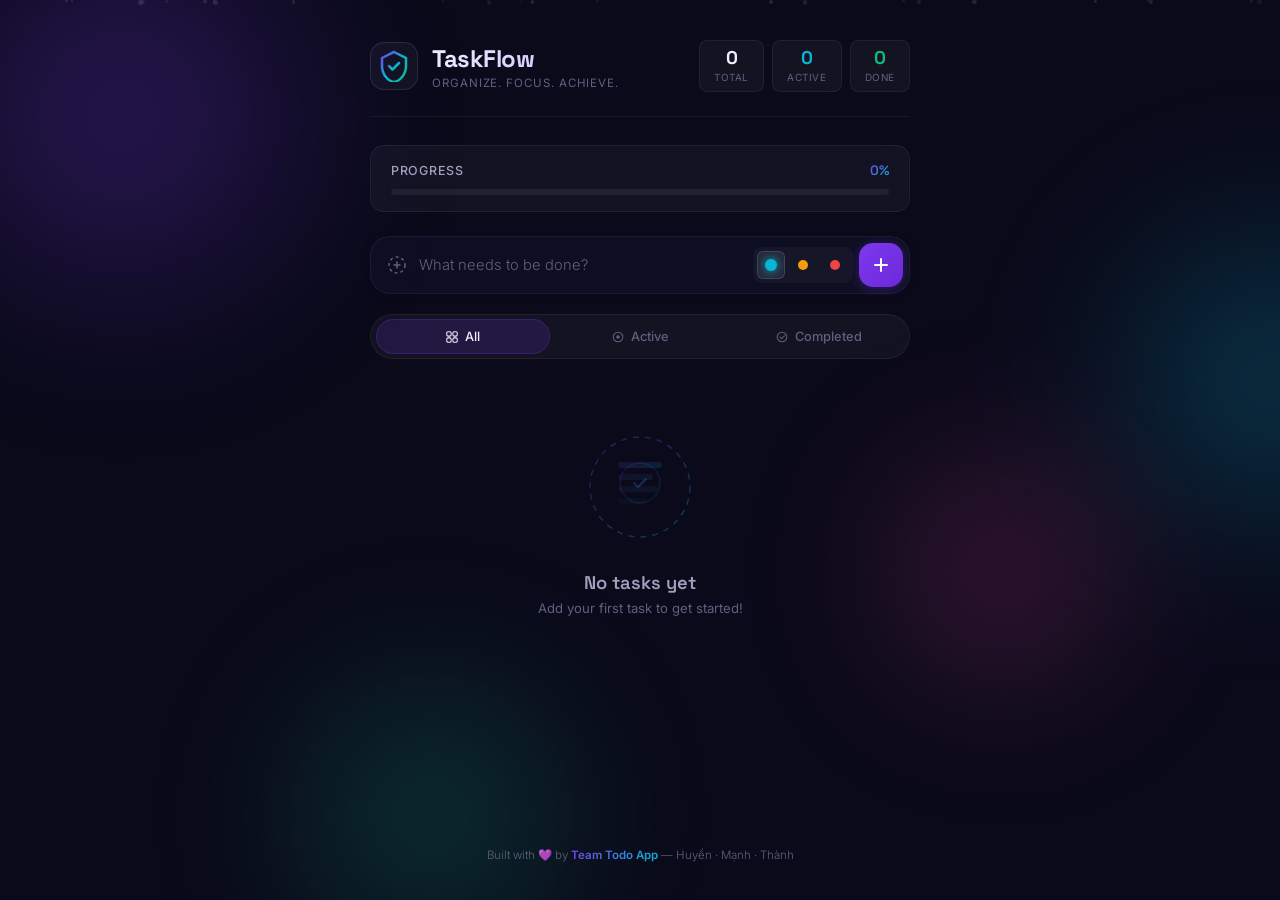
<file: Todo_App_Project/index.html>
<!DOCTYPE html>
<html lang="en">
<head>
    <meta charset="UTF-8">
    <meta name="viewport" content="width=device-width, initial-scale=1.0">
    <meta name="description" content="A beautiful, modern To-Do List application with aurora-inspired design. Manage your tasks effortlessly.">
    <title>TaskFlow — Smart To-Do List</title>
    <link rel="preconnect" href="https://fonts.googleapis.com">
    <link rel="preconnect" href="https://fonts.gstatic.com" crossorigin>
    <link href="https://fonts.googleapis.com/css2?family=Inter:wght@300;400;500;600;700;800&family=Space+Grotesk:wght@400;500;600;700&display=swap" rel="stylesheet">
    <link rel="stylesheet" href="style.css">
</head>
<body>
    <!-- Animated Aurora Background -->
    <div class="aurora-bg">
        <div class="aurora-blob aurora-blob-1"></div>
        <div class="aurora-blob aurora-blob-2"></div>
        <div class="aurora-blob aurora-blob-3"></div>
        <div class="aurora-blob aurora-blob-4"></div>
    </div>

    <!-- Floating Particles -->
    <div class="particles" id="particles"></div>

    <!-- Main Container -->
    <div class="app-container">
        <!-- Header -->
        <header class="app-header">
            <div class="logo-section">
                <div class="logo-icon">
                    <svg width="32" height="32" viewBox="0 0 32 32" fill="none">
                        <defs>
                            <linearGradient id="logoGrad" x1="0%" y1="0%" x2="100%" y2="100%">
                                <stop offset="0%" style="stop-color:#7c3aed"/>
                                <stop offset="50%" style="stop-color:#06b6d4"/>
                                <stop offset="100%" style="stop-color:#10b981"/>
                            </linearGradient>
                        </defs>
                        <path d="M16 2L28 8v8c0 7.732-5.373 14.934-12 16C9.373 30.934 4 23.732 4 16V8l12-6z" stroke="url(#logoGrad)" stroke-width="2.5" fill="none"/>
                        <path d="M11 16l3.5 3.5L21 13" stroke="url(#logoGrad)" stroke-width="2.5" stroke-linecap="round" stroke-linejoin="round" fill="none"/>
                    </svg>
                </div>
                <div class="logo-text">
                    <h1>TaskFlow</h1>
                    <p class="tagline">Organize. Focus. Achieve.</p>
                </div>
            </div>
            <div class="header-stats">
                <div class="stat-badge" id="stat-total">
                    <span class="stat-number">0</span>
                    <span class="stat-label">Total</span>
                </div>
                <div class="stat-badge stat-active" id="stat-active">
                    <span class="stat-number">0</span>
                    <span class="stat-label">Active</span>
                </div>
                <div class="stat-badge stat-done" id="stat-done">
                    <span class="stat-number">0</span>
                    <span class="stat-label">Done</span>
                </div>
            </div>
        </header>

        <!-- Progress Bar -->
        <div class="progress-section">
            <div class="progress-info">
                <span class="progress-text">Progress</span>
                <span class="progress-percent" id="progress-percent">0%</span>
            </div>
            <div class="progress-bar-track">
                <div class="progress-bar-fill" id="progress-fill"></div>
                <div class="progress-bar-glow" id="progress-glow"></div>
            </div>
        </div>

        <!-- Input Section -->
        <div class="input-section">
            <div class="input-wrapper">
                <div class="input-icon">
                    <svg width="20" height="20" viewBox="0 0 20 20" fill="none">
                        <circle cx="10" cy="10" r="8" stroke="currentColor" stroke-width="1.5" stroke-dasharray="3 3"/>
                        <path d="M10 7v6M7 10h6" stroke="currentColor" stroke-width="1.5" stroke-linecap="round"/>
                    </svg>
                </div>
                <input type="text" id="task-input" placeholder="What needs to be done?" autocomplete="off">
                <div class="priority-selector" id="priority-selector">
                    <button class="priority-btn active" data-priority="low" title="Low Priority">
                        <span class="priority-dot low"></span>
                    </button>
                    <button class="priority-btn" data-priority="medium" title="Medium Priority">
                        <span class="priority-dot medium"></span>
                    </button>
                    <button class="priority-btn" data-priority="high" title="High Priority">
                        <span class="priority-dot high"></span>
                    </button>
                </div>
                <button class="add-btn" id="add-btn" title="Add Task">
                    <svg width="20" height="20" viewBox="0 0 20 20" fill="none">
                        <path d="M10 4v12M4 10h12" stroke="currentColor" stroke-width="2" stroke-linecap="round"/>
                    </svg>
                </button>
            </div>
        </div>

        <!-- Filter Tabs -->
        <div class="filter-tabs">
            <button class="filter-btn active" data-filter="all" id="filter-all">
                <svg width="16" height="16" viewBox="0 0 16 16" fill="none">
                    <rect x="2" y="2" width="5" height="5" rx="1.5" stroke="currentColor" stroke-width="1.2"/>
                    <rect x="9" y="2" width="5" height="5" rx="1.5" stroke="currentColor" stroke-width="1.2"/>
                    <rect x="2" y="9" width="5" height="5" rx="1.5" stroke="currentColor" stroke-width="1.2"/>
                    <rect x="9" y="9" width="5" height="5" rx="1.5" stroke="currentColor" stroke-width="1.2"/>
                </svg>
                All
            </button>
            <button class="filter-btn" data-filter="active" id="filter-active">
                <svg width="16" height="16" viewBox="0 0 16 16" fill="none">
                    <circle cx="8" cy="8" r="5.5" stroke="currentColor" stroke-width="1.2"/>
                    <circle cx="8" cy="8" r="2" fill="currentColor"/>
                </svg>
                Active
            </button>
            <button class="filter-btn" data-filter="completed" id="filter-completed">
                <svg width="16" height="16" viewBox="0 0 16 16" fill="none">
                    <circle cx="8" cy="8" r="5.5" stroke="currentColor" stroke-width="1.2"/>
                    <path d="M5.5 8l2 2 3.5-3.5" stroke="currentColor" stroke-width="1.2" stroke-linecap="round" stroke-linejoin="round"/>
                </svg>
                Completed
            </button>
            <div class="filter-indicator" id="filter-indicator"></div>
        </div>

        <!-- Task List -->
        <div class="task-list-container">
            <ul class="task-list" id="task-list">
                <!-- Tasks will be inserted here -->
            </ul>

            <!-- Empty State -->
            <div class="empty-state" id="empty-state">
                <div class="empty-illustration">
                    <svg width="120" height="120" viewBox="0 0 120 120" fill="none">
                        <circle cx="60" cy="60" r="50" stroke="url(#emptyGrad)" stroke-width="1.5" stroke-dasharray="6 6" opacity="0.3"/>
                        <defs>
                            <linearGradient id="emptyGrad" x1="0%" y1="0%" x2="100%" y2="100%">
                                <stop offset="0%" style="stop-color:#7c3aed"/>
                                <stop offset="100%" style="stop-color:#06b6d4"/>
                            </linearGradient>
                        </defs>
                        <rect x="38" y="35" width="44" height="6" rx="3" fill="url(#emptyGrad)" opacity="0.15"/>
                        <rect x="38" y="47" width="35" height="6" rx="3" fill="url(#emptyGrad)" opacity="0.1"/>
                        <rect x="38" y="59" width="40" height="6" rx="3" fill="url(#emptyGrad)" opacity="0.08"/>
                        <rect x="38" y="71" width="28" height="6" rx="3" fill="url(#emptyGrad)" opacity="0.05"/>
                        <circle cx="60" cy="56" r="20" stroke="url(#emptyGrad)" stroke-width="1" opacity="0.2"/>
                        <path d="M54 56l4 4 8-8" stroke="url(#emptyGrad)" stroke-width="2" stroke-linecap="round" stroke-linejoin="round" opacity="0.3"/>
                    </svg>
                </div>
                <h3>No tasks yet</h3>
                <p>Add your first task to get started!</p>
            </div>
        </div>

        <!-- Footer Actions -->
        <div class="footer-actions" id="footer-actions">
            <span class="items-left" id="items-left">0 items left</span>
            <button class="clear-btn" id="clear-completed" title="Clear all completed tasks">
                <svg width="14" height="14" viewBox="0 0 14 14" fill="none">
                    <path d="M2 4h10M5 4V3a1 1 0 011-1h2a1 1 0 011 1v1M9 7v4M5 7v4M3 4l.7 7.4a1 1 0 001 .9h4.6a1 1 0 001-.9L11 4" stroke="currentColor" stroke-width="1.2" stroke-linecap="round" stroke-linejoin="round"/>
                </svg>
                Clear Completed
            </button>
        </div>

        <!-- Credits -->
        <footer class="app-credits">
            <p>Built with 💜 by <strong>Team Todo App</strong> — Huyền · Mạnh · Thành</p>
        </footer>
    </div>

    <!-- Toast Notification -->
    <div class="toast-container" id="toast-container"></div>

    <script src="app.js"></script>
</body>
</html>
</file>
<file: Todo_App_Project/style.css>
/* ===================================================
   TaskFlow — Aurora Nights Theme
   A premium To-Do List with glassmorphism + aurora BG
   =================================================== */

/* --- Reset & Base --- */
*, *::before, *::after {
    margin: 0;
    padding: 0;
    box-sizing: border-box;
}

:root {
    /* Aurora Color Palette */
    --aurora-violet: #7c3aed;
    --aurora-cyan: #06b6d4;
    --aurora-emerald: #10b981;
    --aurora-pink: #ec4899;
    --aurora-amber: #f59e0b;

    /* Surface Colors */
    --bg-primary: #0a0a1a;
    --bg-secondary: #111128;
    --bg-card: rgba(17, 17, 40, 0.65);
    --bg-card-hover: rgba(25, 25, 55, 0.75);
    --bg-glass: rgba(255, 255, 255, 0.04);
    --bg-glass-hover: rgba(255, 255, 255, 0.07);

    /* Text Colors */
    --text-primary: #f0f0ff;
    --text-secondary: #a0a0c0;
    --text-muted: #606080;
    --text-accent: #c4b5fd;

    /* Border Colors */
    --border-subtle: rgba(255, 255, 255, 0.06);
    --border-active: rgba(124, 58, 237, 0.4);
    --border-glass: rgba(255, 255, 255, 0.1);

    /* Priority Colors */
    --priority-low: #06b6d4;
    --priority-medium: #f59e0b;
    --priority-high: #ef4444;

    /* Shadows */
    --shadow-sm: 0 2px 8px rgba(0, 0, 0, 0.2);
    --shadow-md: 0 4px 20px rgba(0, 0, 0, 0.3);
    --shadow-lg: 0 8px 40px rgba(0, 0, 0, 0.4);
    --shadow-glow-violet: 0 0 30px rgba(124, 58, 237, 0.2);
    --shadow-glow-cyan: 0 0 30px rgba(6, 182, 212, 0.15);

    /* Typography */
    --font-primary: 'Inter', -apple-system, system-ui, sans-serif;
    --font-display: 'Space Grotesk', 'Inter', sans-serif;

    /* Spacing */
    --container-max: 580px;
    --radius-sm: 8px;
    --radius-md: 14px;
    --radius-lg: 20px;
    --radius-full: 50px;

    /* Transitions */
    --transition-fast: 0.15s cubic-bezier(0.4, 0, 0.2, 1);
    --transition-base: 0.25s cubic-bezier(0.4, 0, 0.2, 1);
    --transition-smooth: 0.4s cubic-bezier(0.16, 1, 0.3, 1);
    --transition-spring: 0.5s cubic-bezier(0.34, 1.56, 0.64, 1);
}

html {
    font-size: 16px;
    scroll-behavior: smooth;
}

body {
    font-family: var(--font-primary);
    background: var(--bg-primary);
    color: var(--text-primary);
    min-height: 100vh;
    overflow-x: hidden;
    -webkit-font-smoothing: antialiased;
    -moz-osx-font-smoothing: grayscale;
}

/* --- Aurora Animated Background --- */
.aurora-bg {
    position: fixed;
    top: 0;
    left: 0;
    width: 100%;
    height: 100%;
    z-index: 0;
    overflow: hidden;
    pointer-events: none;
}

.aurora-blob {
    position: absolute;
    border-radius: 50%;
    filter: blur(80px);
    opacity: 0.35;
    animation: aurora-float 12s ease-in-out infinite;
}

.aurora-blob-1 {
    width: 500px;
    height: 500px;
    background: radial-gradient(circle, var(--aurora-violet), transparent 70%);
    top: -15%;
    left: -10%;
    animation-delay: 0s;
    animation-duration: 14s;
}

.aurora-blob-2 {
    width: 400px;
    height: 400px;
    background: radial-gradient(circle, var(--aurora-cyan), transparent 70%);
    top: 20%;
    right: -15%;
    animation-delay: -3s;
    animation-duration: 16s;
}

.aurora-blob-3 {
    width: 350px;
    height: 350px;
    background: radial-gradient(circle, var(--aurora-emerald), transparent 70%);
    bottom: -10%;
    left: 20%;
    animation-delay: -6s;
    animation-duration: 18s;
}

.aurora-blob-4 {
    width: 300px;
    height: 300px;
    background: radial-gradient(circle, var(--aurora-pink), transparent 70%);
    bottom: 20%;
    right: 10%;
    animation-delay: -9s;
    animation-duration: 20s;
}

@keyframes aurora-float {
    0%, 100% { transform: translate(0, 0) scale(1); }
    25% { transform: translate(40px, -30px) scale(1.1); }
    50% { transform: translate(-20px, 20px) scale(0.95); }
    75% { transform: translate(30px, 40px) scale(1.05); }
}

/* --- Floating Particles --- */
.particles {
    position: fixed;
    top: 0;
    left: 0;
    width: 100%;
    height: 100%;
    z-index: 0;
    pointer-events: none;
}

.particle {
    position: absolute;
    width: 3px;
    height: 3px;
    border-radius: 50%;
    background: rgba(255, 255, 255, 0.3);
    animation: particle-float linear infinite;
}

@keyframes particle-float {
    0% { transform: translateY(100vh) scale(0); opacity: 0; }
    10% { opacity: 1; }
    90% { opacity: 1; }
    100% { transform: translateY(-10vh) scale(1); opacity: 0; }
}

/* --- App Container --- */
.app-container {
    position: relative;
    z-index: 1;
    max-width: var(--container-max);
    margin: 0 auto;
    padding: 40px 20px 30px;
    min-height: 100vh;
    display: flex;
    flex-direction: column;
}

/* --- Header --- */
.app-header {
    display: flex;
    justify-content: space-between;
    align-items: center;
    margin-bottom: 28px;
    padding-bottom: 24px;
    border-bottom: 1px solid var(--border-subtle);
}

.logo-section {
    display: flex;
    align-items: center;
    gap: 14px;
}

.logo-icon {
    width: 48px;
    height: 48px;
    display: flex;
    align-items: center;
    justify-content: center;
    background: var(--bg-glass);
    border: 1px solid var(--border-glass);
    border-radius: var(--radius-md);
    backdrop-filter: blur(12px);
    transition: var(--transition-base);
}

.logo-icon:hover {
    transform: rotate(-8deg) scale(1.05);
    border-color: var(--aurora-violet);
    box-shadow: var(--shadow-glow-violet);
}

.logo-text h1 {
    font-family: var(--font-display);
    font-size: 1.5rem;
    font-weight: 700;
    letter-spacing: -0.02em;
    background: linear-gradient(135deg, var(--text-primary), var(--text-accent));
    -webkit-background-clip: text;
    -webkit-text-fill-color: transparent;
    background-clip: text;
}

.tagline {
    font-size: 0.72rem;
    color: var(--text-muted);
    font-weight: 400;
    letter-spacing: 0.08em;
    text-transform: uppercase;
    margin-top: 2px;
}

.header-stats {
    display: flex;
    gap: 8px;
}

.stat-badge {
    display: flex;
    flex-direction: column;
    align-items: center;
    padding: 8px 14px;
    background: var(--bg-glass);
    border: 1px solid var(--border-subtle);
    border-radius: var(--radius-sm);
    backdrop-filter: blur(8px);
    min-width: 52px;
    transition: var(--transition-base);
}

.stat-badge:hover {
    border-color: var(--border-glass);
    transform: translateY(-2px);
}

.stat-number {
    font-family: var(--font-display);
    font-size: 1.15rem;
    font-weight: 700;
    color: var(--text-primary);
    line-height: 1;
}

.stat-active .stat-number { color: var(--aurora-cyan); }
.stat-done .stat-number { color: var(--aurora-emerald); }

.stat-label {
    font-size: 0.62rem;
    color: var(--text-muted);
    text-transform: uppercase;
    letter-spacing: 0.06em;
    margin-top: 4px;
}

/* --- Progress Section --- */
.progress-section {
    margin-bottom: 24px;
    padding: 16px 20px;
    background: var(--bg-glass);
    border: 1px solid var(--border-subtle);
    border-radius: var(--radius-md);
    backdrop-filter: blur(12px);
}

.progress-info {
    display: flex;
    justify-content: space-between;
    align-items: center;
    margin-bottom: 10px;
}

.progress-text {
    font-size: 0.78rem;
    font-weight: 500;
    color: var(--text-secondary);
    text-transform: uppercase;
    letter-spacing: 0.06em;
}

.progress-percent {
    font-family: var(--font-display);
    font-size: 0.85rem;
    font-weight: 600;
    background: linear-gradient(135deg, var(--aurora-violet), var(--aurora-cyan));
    -webkit-background-clip: text;
    -webkit-text-fill-color: transparent;
    background-clip: text;
}

.progress-bar-track {
    width: 100%;
    height: 6px;
    background: rgba(255, 255, 255, 0.06);
    border-radius: 100px;
    overflow: hidden;
    position: relative;
}

.progress-bar-fill {
    height: 100%;
    width: 0%;
    background: linear-gradient(90deg, var(--aurora-violet), var(--aurora-cyan), var(--aurora-emerald));
    border-radius: 100px;
    transition: width 0.6s cubic-bezier(0.16, 1, 0.3, 1);
    position: relative;
}

.progress-bar-glow {
    position: absolute;
    top: -2px;
    height: 10px;
    width: 0%;
    background: linear-gradient(90deg, transparent, rgba(124, 58, 237, 0.4), rgba(6, 182, 212, 0.3));
    border-radius: 100px;
    filter: blur(4px);
    transition: width 0.6s cubic-bezier(0.16, 1, 0.3, 1);
}

/* --- Input Section --- */
.input-section {
    margin-bottom: 20px;
}

.input-wrapper {
    display: flex;
    align-items: center;
    gap: 0;
    background: var(--bg-card);
    border: 1px solid var(--border-subtle);
    border-radius: var(--radius-lg);
    padding: 6px 6px 6px 16px;
    backdrop-filter: blur(16px);
    transition: var(--transition-base);
    box-shadow: var(--shadow-sm);
}

.input-wrapper:focus-within {
    border-color: var(--aurora-violet);
    box-shadow: var(--shadow-glow-violet), var(--shadow-md);
    transform: translateY(-1px);
}

.input-icon {
    color: var(--text-muted);
    flex-shrink: 0;
    display: flex;
    align-items: center;
    transition: var(--transition-base);
}

.input-wrapper:focus-within .input-icon {
    color: var(--aurora-violet);
}

#task-input {
    flex: 1;
    background: none;
    border: none;
    outline: none;
    font-family: var(--font-primary);
    font-size: 0.92rem;
    font-weight: 400;
    color: var(--text-primary);
    padding: 12px 12px;
    min-width: 0;
}

#task-input::placeholder {
    color: var(--text-muted);
    font-weight: 300;
}

/* --- Priority Selector --- */
.priority-selector {
    display: flex;
    gap: 4px;
    padding: 4px;
    background: rgba(255, 255, 255, 0.03);
    border-radius: var(--radius-sm);
    margin-right: 6px;
}

.priority-btn {
    width: 28px;
    height: 28px;
    display: flex;
    align-items: center;
    justify-content: center;
    background: none;
    border: 1.5px solid transparent;
    border-radius: 6px;
    cursor: pointer;
    transition: var(--transition-fast);
}

.priority-btn:hover {
    background: rgba(255, 255, 255, 0.05);
}

.priority-btn.active {
    background: rgba(255, 255, 255, 0.08);
    border-color: rgba(255, 255, 255, 0.12);
}

.priority-dot {
    width: 10px;
    height: 10px;
    border-radius: 50%;
    transition: var(--transition-fast);
}

.priority-dot.low { background: var(--priority-low); }
.priority-dot.medium { background: var(--priority-medium); }
.priority-dot.high { background: var(--priority-high); }

.priority-btn:hover .priority-dot,
.priority-btn.active .priority-dot {
    transform: scale(1.2);
    box-shadow: 0 0 8px currentColor;
}

.priority-btn:hover .priority-dot.low,
.priority-btn.active .priority-dot.low { box-shadow: 0 0 8px var(--priority-low); }
.priority-btn:hover .priority-dot.medium,
.priority-btn.active .priority-dot.medium { box-shadow: 0 0 8px var(--priority-medium); }
.priority-btn:hover .priority-dot.high,
.priority-btn.active .priority-dot.high { box-shadow: 0 0 8px var(--priority-high); }

/* --- Add Button --- */
.add-btn {
    width: 44px;
    height: 44px;
    flex-shrink: 0;
    display: flex;
    align-items: center;
    justify-content: center;
    background: linear-gradient(135deg, var(--aurora-violet), #6d28d9);
    border: none;
    border-radius: var(--radius-md);
    color: white;
    cursor: pointer;
    transition: var(--transition-base);
    box-shadow: 0 2px 12px rgba(124, 58, 237, 0.35);
}

.add-btn:hover {
    transform: scale(1.05);
    box-shadow: 0 4px 20px rgba(124, 58, 237, 0.5);
}

.add-btn:active {
    transform: scale(0.95);
}

/* --- Filter Tabs --- */
.filter-tabs {
    display: flex;
    gap: 4px;
    padding: 4px;
    background: var(--bg-glass);
    border: 1px solid var(--border-subtle);
    border-radius: var(--radius-full);
    margin-bottom: 20px;
    position: relative;
    backdrop-filter: blur(8px);
}

.filter-btn {
    flex: 1;
    display: flex;
    align-items: center;
    justify-content: center;
    gap: 6px;
    padding: 10px 16px;
    background: none;
    border: none;
    border-radius: var(--radius-full);
    font-family: var(--font-primary);
    font-size: 0.8rem;
    font-weight: 500;
    color: var(--text-muted);
    cursor: pointer;
    transition: var(--transition-base);
    position: relative;
    z-index: 2;
}

.filter-btn:hover {
    color: var(--text-secondary);
}

.filter-btn.active {
    color: var(--text-primary);
}

.filter-indicator {
    position: absolute;
    top: 4px;
    left: 4px;
    height: calc(100% - 8px);
    width: calc(33.333% - 4px);
    background: rgba(124, 58, 237, 0.15);
    border: 1px solid rgba(124, 58, 237, 0.25);
    border-radius: var(--radius-full);
    transition: var(--transition-smooth);
    z-index: 1;
}

.filter-btn svg {
    width: 14px;
    height: 14px;
}

/* --- Task List --- */
.task-list-container {
    flex: 1;
    min-height: 200px;
}

.task-list {
    list-style: none;
    display: flex;
    flex-direction: column;
    gap: 8px;
}

/* --- Task Item --- */
.task-item {
    display: flex;
    align-items: center;
    gap: 14px;
    padding: 14px 16px;
    background: var(--bg-card);
    border: 1px solid var(--border-subtle);
    border-radius: var(--radius-md);
    backdrop-filter: blur(12px);
    transition: var(--transition-base);
    animation: task-slide-in 0.4s cubic-bezier(0.16, 1, 0.3, 1) forwards;
    opacity: 0;
    transform: translateY(12px);
    position: relative;
    overflow: hidden;
}

.task-item::before {
    content: '';
    position: absolute;
    left: 0;
    top: 0;
    bottom: 0;
    width: 3px;
    border-radius: 0 2px 2px 0;
    transition: var(--transition-base);
}

.task-item.priority-low::before { background: var(--priority-low); }
.task-item.priority-medium::before { background: var(--priority-medium); }
.task-item.priority-high::before { background: var(--priority-high); }

@keyframes task-slide-in {
    to {
        opacity: 1;
        transform: translateY(0);
    }
}

.task-item:hover {
    background: var(--bg-card-hover);
    border-color: var(--border-glass);
    transform: translateX(4px);
    box-shadow: var(--shadow-md);
}

.task-item.completed {
    opacity: 0.5;
}

.task-item.completed:hover {
    opacity: 0.7;
}

.task-item.removing {
    animation: task-remove 0.35s cubic-bezier(0.4, 0, 0.2, 1) forwards;
}

@keyframes task-remove {
    to {
        opacity: 0;
        transform: translateX(60px) scale(0.95);
        max-height: 0;
        padding: 0;
        margin: 0;
        border: 0;
    }
}

/* --- Custom Checkbox --- */
.task-checkbox {
    position: relative;
    width: 22px;
    height: 22px;
    flex-shrink: 0;
}

.task-checkbox input {
    position: absolute;
    opacity: 0;
    width: 100%;
    height: 100%;
    cursor: pointer;
    z-index: 2;
}

.checkbox-visual {
    width: 22px;
    height: 22px;
    border: 2px solid var(--text-muted);
    border-radius: 6px;
    display: flex;
    align-items: center;
    justify-content: center;
    transition: var(--transition-base);
    position: relative;
}

.checkbox-visual svg {
    width: 12px;
    height: 12px;
    color: white;
    opacity: 0;
    transform: scale(0);
    transition: var(--transition-spring);
}

.task-checkbox input:checked + .checkbox-visual {
    background: linear-gradient(135deg, var(--aurora-violet), var(--aurora-cyan));
    border-color: transparent;
    box-shadow: 0 0 12px rgba(124, 58, 237, 0.3);
}

.task-checkbox input:checked + .checkbox-visual svg {
    opacity: 1;
    transform: scale(1);
}

.task-checkbox input:hover + .checkbox-visual {
    border-color: var(--aurora-violet);
}

/* Check animation ripple */
.checkbox-visual::after {
    content: '';
    position: absolute;
    width: 100%;
    height: 100%;
    border-radius: 6px;
    border: 2px solid var(--aurora-violet);
    opacity: 0;
    transform: scale(1);
    transition: var(--transition-base);
}

.task-checkbox input:checked + .checkbox-visual::after {
    animation: checkbox-ripple 0.4s ease-out;
}

@keyframes checkbox-ripple {
    0% { transform: scale(1); opacity: 0.5; }
    100% { transform: scale(1.8); opacity: 0; }
}

/* --- Task Content --- */
.task-content {
    flex: 1;
    min-width: 0;
}

.task-text {
    font-size: 0.9rem;
    font-weight: 450;
    color: var(--text-primary);
    word-break: break-word;
    transition: var(--transition-base);
    line-height: 1.4;
}

.task-item.completed .task-text {
    text-decoration: line-through;
    color: var(--text-muted);
}

.task-meta {
    display: flex;
    align-items: center;
    gap: 8px;
    margin-top: 4px;
}

.task-time {
    font-size: 0.68rem;
    color: var(--text-muted);
    font-weight: 400;
}

.task-priority-label {
    font-size: 0.62rem;
    font-weight: 600;
    text-transform: uppercase;
    letter-spacing: 0.06em;
    padding: 2px 6px;
    border-radius: 4px;
}

.task-priority-label.low {
    color: var(--priority-low);
    background: rgba(6, 182, 212, 0.1);
}

.task-priority-label.medium {
    color: var(--priority-medium);
    background: rgba(245, 158, 11, 0.1);
}

.task-priority-label.high {
    color: var(--priority-high);
    background: rgba(239, 68, 68, 0.1);
}

/* --- Delete Button --- */
.task-delete {
    width: 32px;
    height: 32px;
    flex-shrink: 0;
    display: flex;
    align-items: center;
    justify-content: center;
    background: none;
    border: 1px solid transparent;
    border-radius: 8px;
    color: var(--text-muted);
    cursor: pointer;
    opacity: 0;
    transform: scale(0.8);
    transition: var(--transition-base);
}

.task-item:hover .task-delete {
    opacity: 1;
    transform: scale(1);
}

.task-delete:hover {
    background: rgba(239, 68, 68, 0.1);
    border-color: rgba(239, 68, 68, 0.2);
    color: #ef4444;
}

.task-delete svg {
    width: 16px;
    height: 16px;
}

/* --- Empty State --- */
.empty-state {
    display: flex;
    flex-direction: column;
    align-items: center;
    justify-content: center;
    padding: 48px 20px;
    text-align: center;
    animation: fade-in 0.5s ease;
}

@keyframes fade-in {
    from { opacity: 0; transform: translateY(10px); }
    to { opacity: 1; transform: translateY(0); }
}

.empty-illustration {
    margin-bottom: 20px;
    animation: float-gentle 4s ease-in-out infinite;
}

@keyframes float-gentle {
    0%, 100% { transform: translateY(0); }
    50% { transform: translateY(-8px); }
}

.empty-state h3 {
    font-family: var(--font-display);
    font-size: 1.15rem;
    font-weight: 600;
    color: var(--text-secondary);
    margin-bottom: 6px;
}

.empty-state p {
    font-size: 0.82rem;
    color: var(--text-muted);
}

/* --- Footer Actions --- */
.footer-actions {
    display: flex;
    justify-content: space-between;
    align-items: center;
    padding: 16px 0;
    margin-top: 8px;
    border-top: 1px solid var(--border-subtle);
}

.items-left {
    font-size: 0.78rem;
    color: var(--text-muted);
    font-weight: 400;
}

.clear-btn {
    display: flex;
    align-items: center;
    gap: 6px;
    padding: 8px 14px;
    background: rgba(239, 68, 68, 0.08);
    border: 1px solid rgba(239, 68, 68, 0.15);
    border-radius: var(--radius-sm);
    font-family: var(--font-primary);
    font-size: 0.75rem;
    font-weight: 500;
    color: #ef4444;
    cursor: pointer;
    transition: var(--transition-base);
    opacity: 0.7;
}

.clear-btn:hover {
    background: rgba(239, 68, 68, 0.15);
    border-color: rgba(239, 68, 68, 0.3);
    opacity: 1;
    transform: translateY(-1px);
}

/* --- Credits --- */
.app-credits {
    text-align: center;
    padding: 20px 0 8px;
}

.app-credits p {
    font-size: 0.72rem;
    color: var(--text-muted);
    font-weight: 300;
}

.app-credits strong {
    font-weight: 600;
    background: linear-gradient(135deg, var(--aurora-violet), var(--aurora-cyan));
    -webkit-background-clip: text;
    -webkit-text-fill-color: transparent;
    background-clip: text;
}

/* --- Toast Notifications --- */
.toast-container {
    position: fixed;
    bottom: 24px;
    right: 24px;
    z-index: 1000;
    display: flex;
    flex-direction: column;
    gap: 8px;
}

.toast {
    display: flex;
    align-items: center;
    gap: 10px;
    padding: 12px 18px;
    background: var(--bg-secondary);
    border: 1px solid var(--border-glass);
    border-radius: var(--radius-md);
    backdrop-filter: blur(16px);
    box-shadow: var(--shadow-lg);
    font-size: 0.82rem;
    color: var(--text-primary);
    animation: toast-in 0.35s cubic-bezier(0.16, 1, 0.3, 1);
    max-width: 320px;
}

.toast.toast-out {
    animation: toast-out 0.3s ease forwards;
}

.toast-icon {
    flex-shrink: 0;
    width: 20px;
    height: 20px;
    display: flex;
    align-items: center;
    justify-content: center;
}

.toast.success { border-left: 3px solid var(--aurora-emerald); }
.toast.success .toast-icon { color: var(--aurora-emerald); }
.toast.info { border-left: 3px solid var(--aurora-cyan); }
.toast.info .toast-icon { color: var(--aurora-cyan); }
.toast.warning { border-left: 3px solid var(--aurora-amber); }
.toast.warning .toast-icon { color: var(--aurora-amber); }

@keyframes toast-in {
    from {
        opacity: 0;
        transform: translateX(30px) scale(0.95);
    }
    to {
        opacity: 1;
        transform: translateX(0) scale(1);
    }
}

@keyframes toast-out {
    to {
        opacity: 0;
        transform: translateX(30px) scale(0.95);
    }
}

/* --- Scrollbar --- */
::-webkit-scrollbar {
    width: 6px;
}

::-webkit-scrollbar-track {
    background: transparent;
}

::-webkit-scrollbar-thumb {
    background: rgba(255, 255, 255, 0.1);
    border-radius: 3px;
}

::-webkit-scrollbar-thumb:hover {
    background: rgba(255, 255, 255, 0.2);
}

/* --- Selection --- */
::selection {
    background: rgba(124, 58, 237, 0.3);
    color: var(--text-primary);
}

/* --- Responsive --- */
@media (max-width: 600px) {
    .app-container {
        padding: 24px 16px 20px;
    }

    .app-header {
        flex-direction: column;
        align-items: flex-start;
        gap: 16px;
    }

    .header-stats {
        width: 100%;
        justify-content: space-between;
    }

    .stat-badge {
        flex: 1;
    }

    .logo-text h1 {
        font-size: 1.3rem;
    }

    .input-wrapper {
        border-radius: var(--radius-md);
    }

    .filter-btn {
        font-size: 0.72rem;
        padding: 8px 10px;
    }

    .filter-btn svg {
        display: none;
    }

    .priority-selector {
        display: none;
    }

    .aurora-blob {
        filter: blur(60px);
        opacity: 0.25;
    }
}

@media (max-width: 380px) {
    .task-meta {
        flex-direction: column;
        align-items: flex-start;
        gap: 2px;
    }
}
</file>
